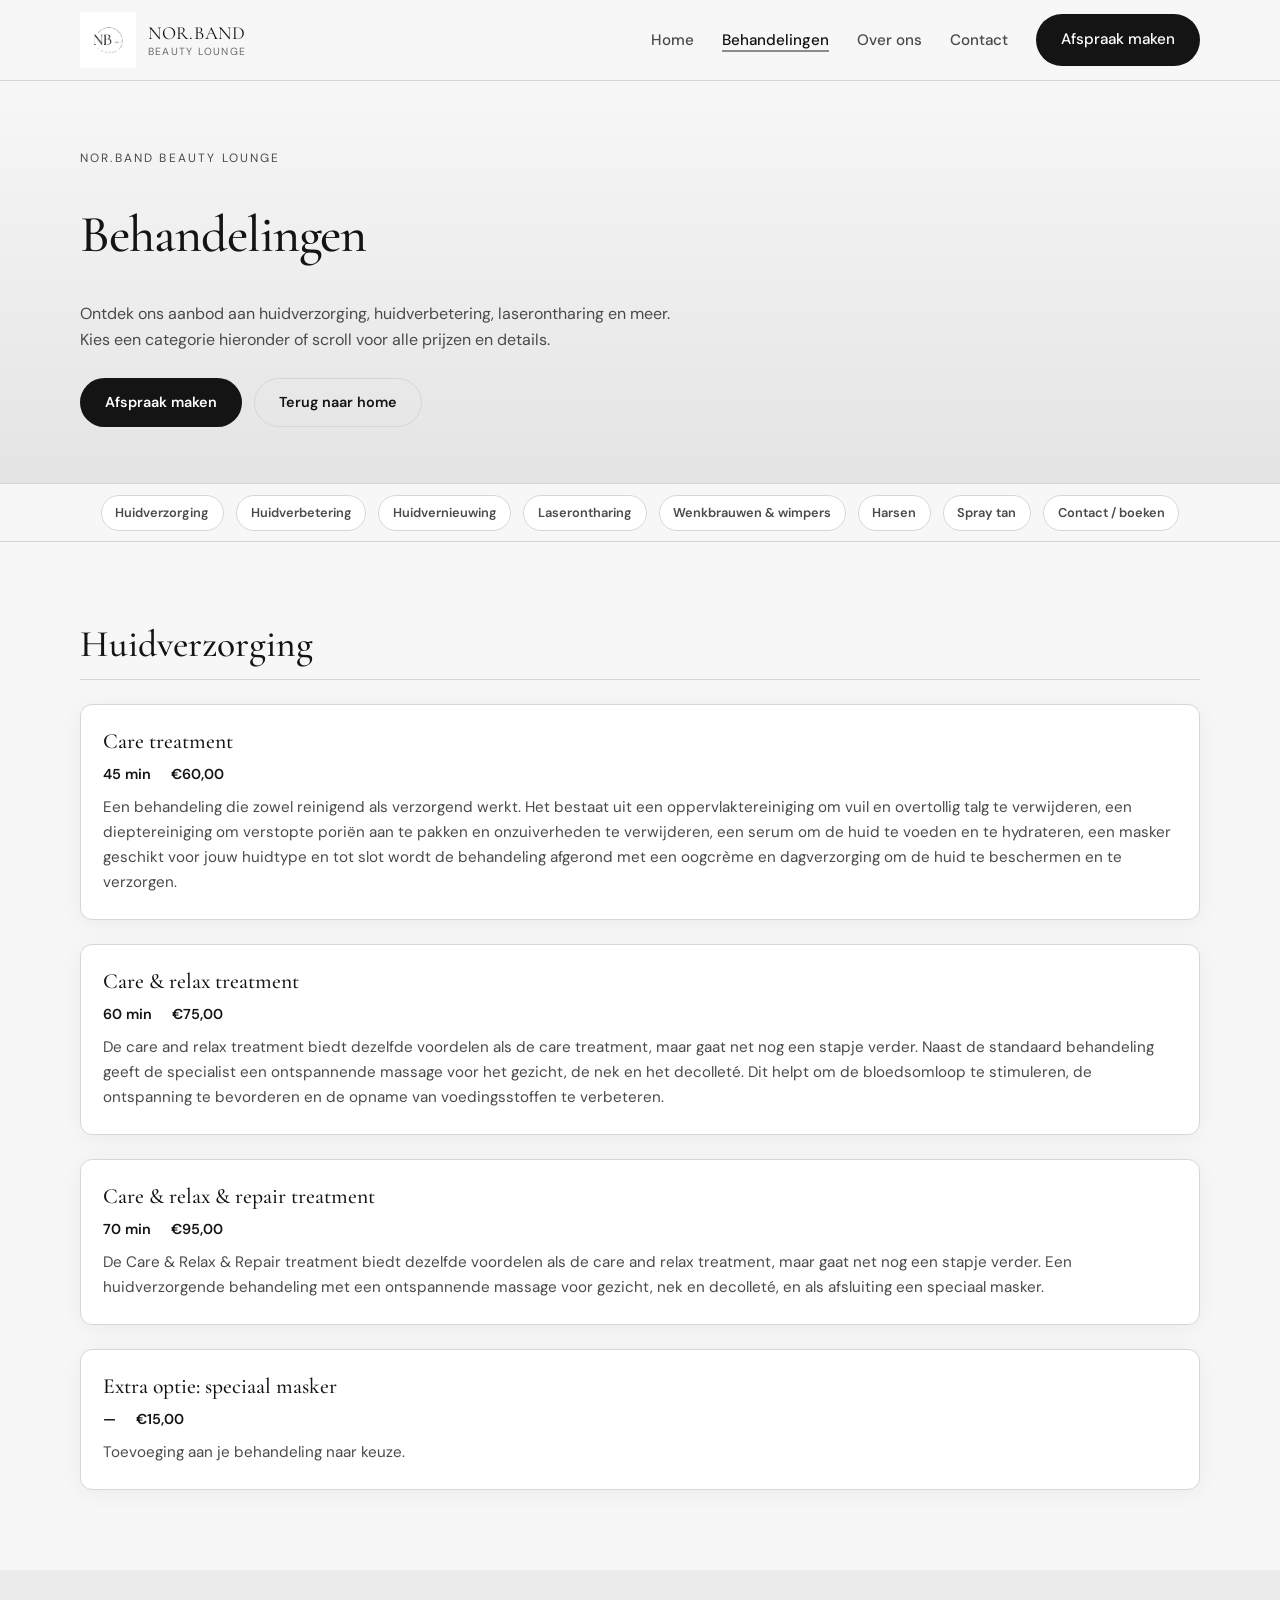
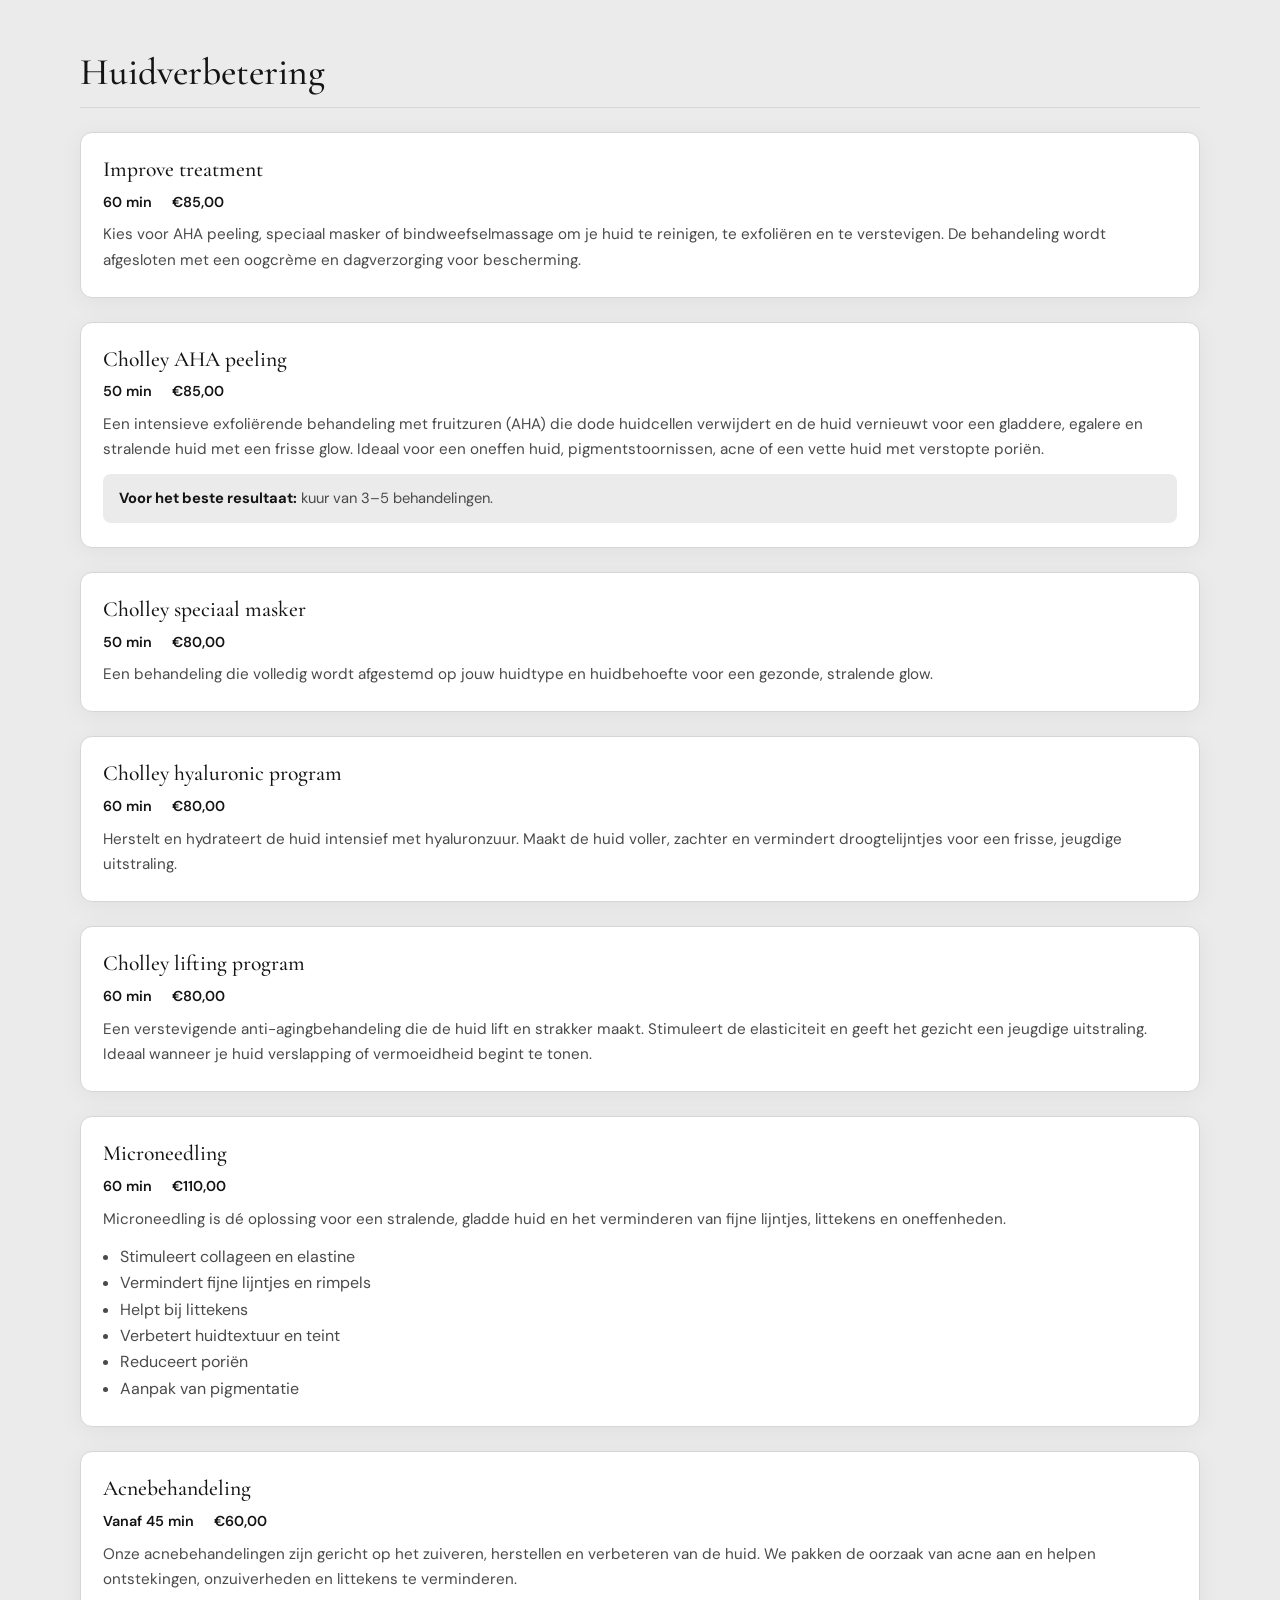
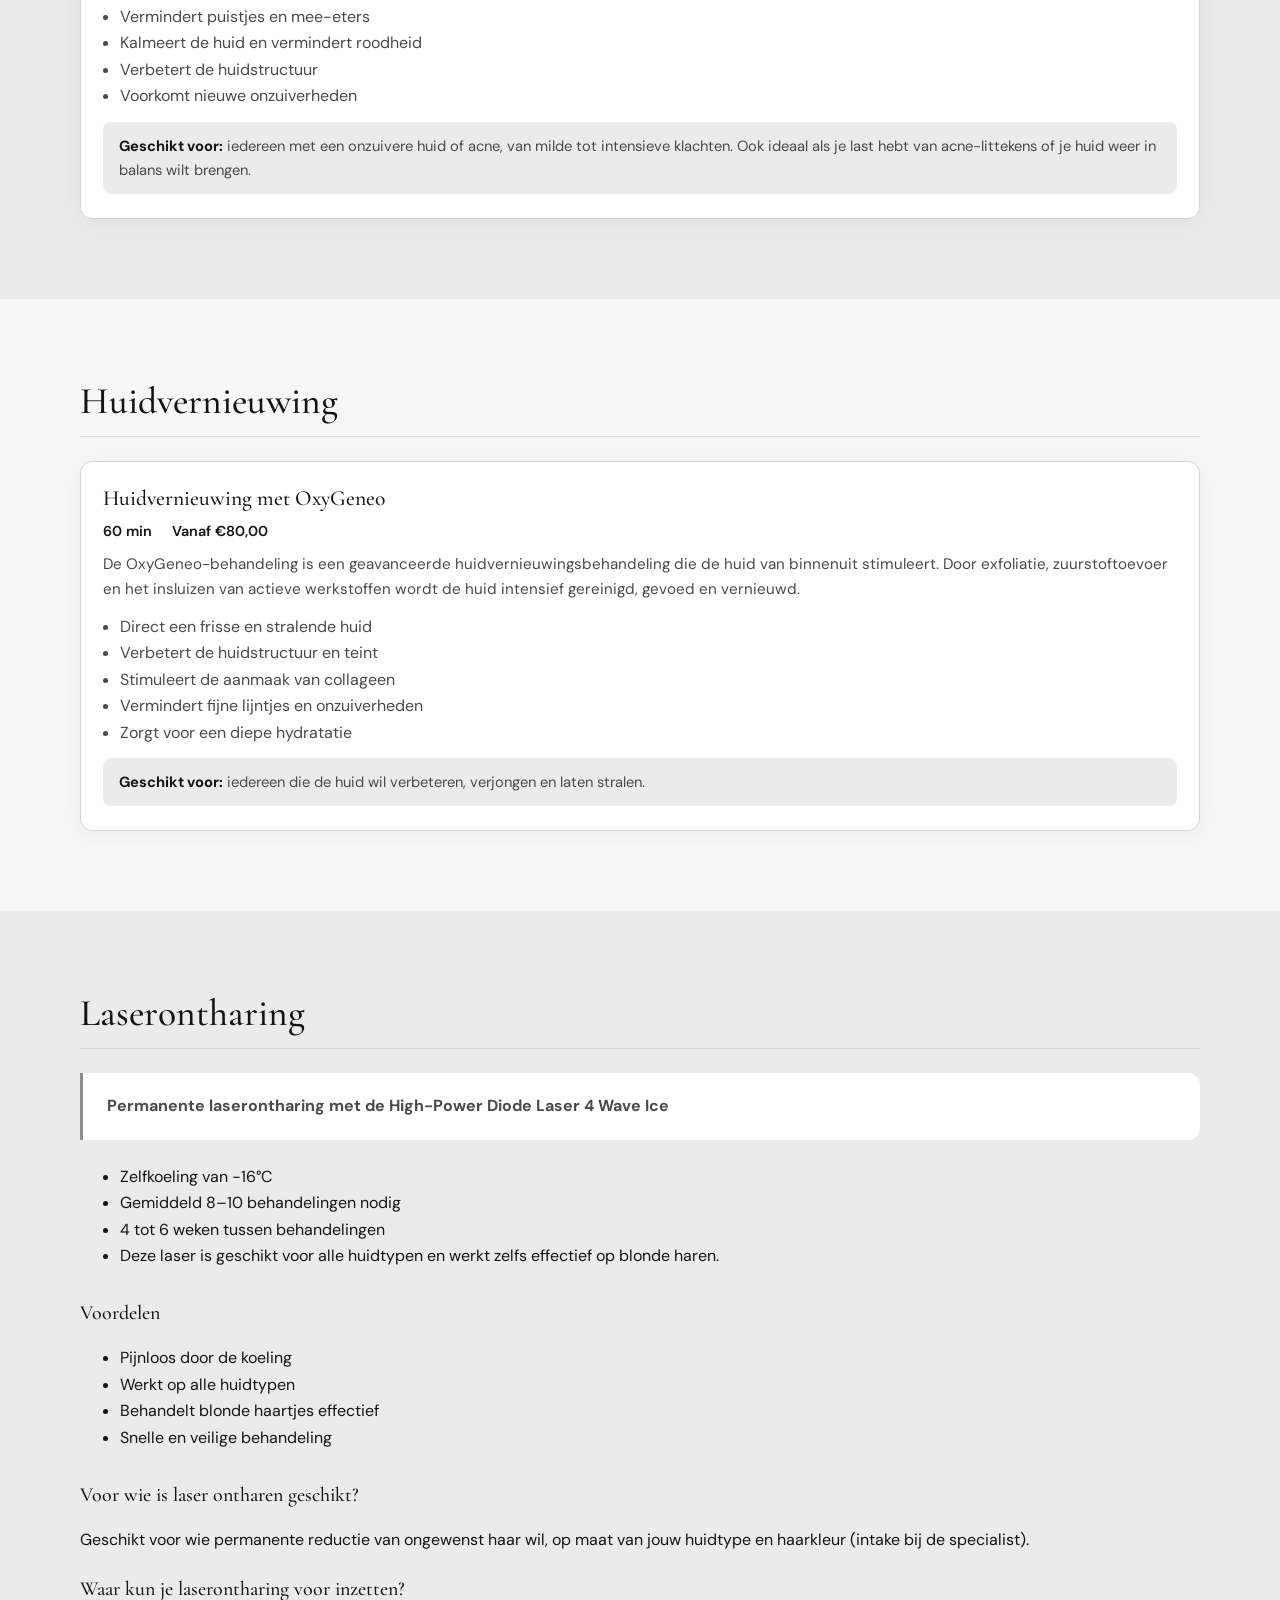
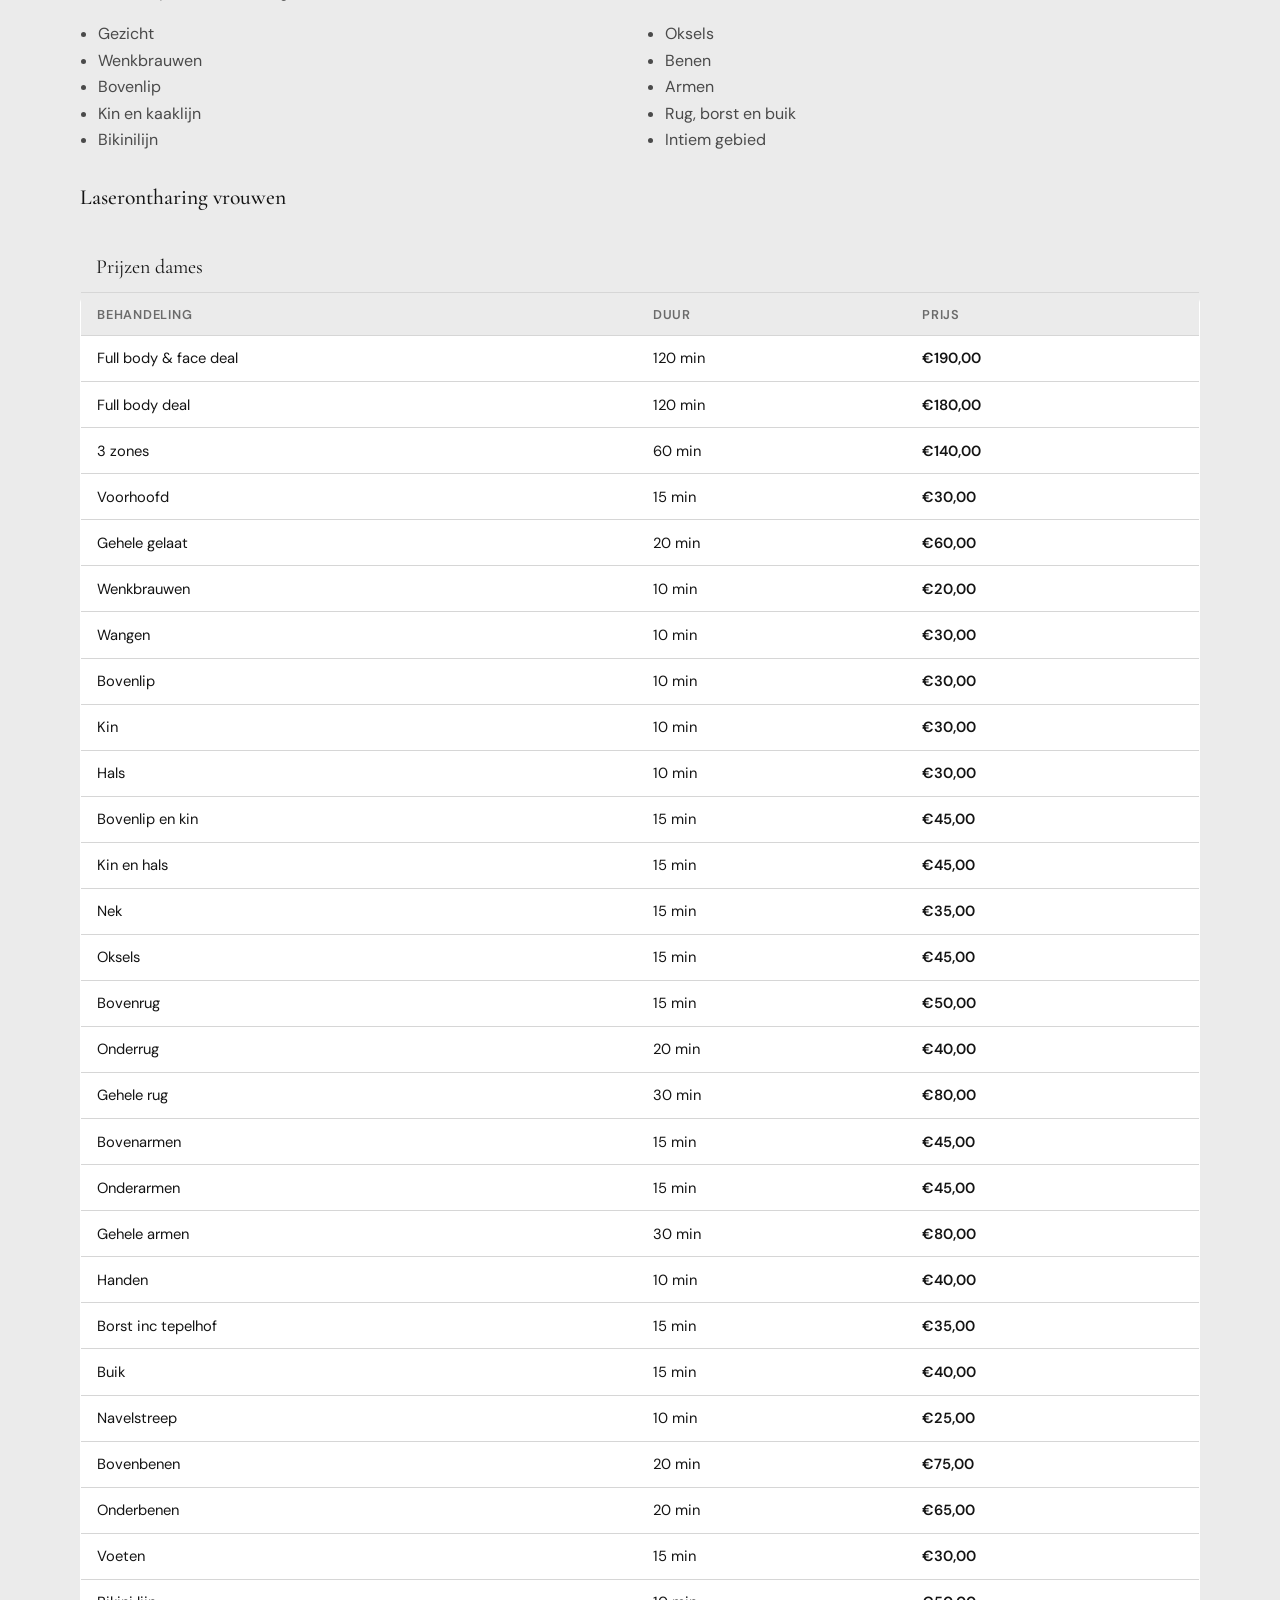
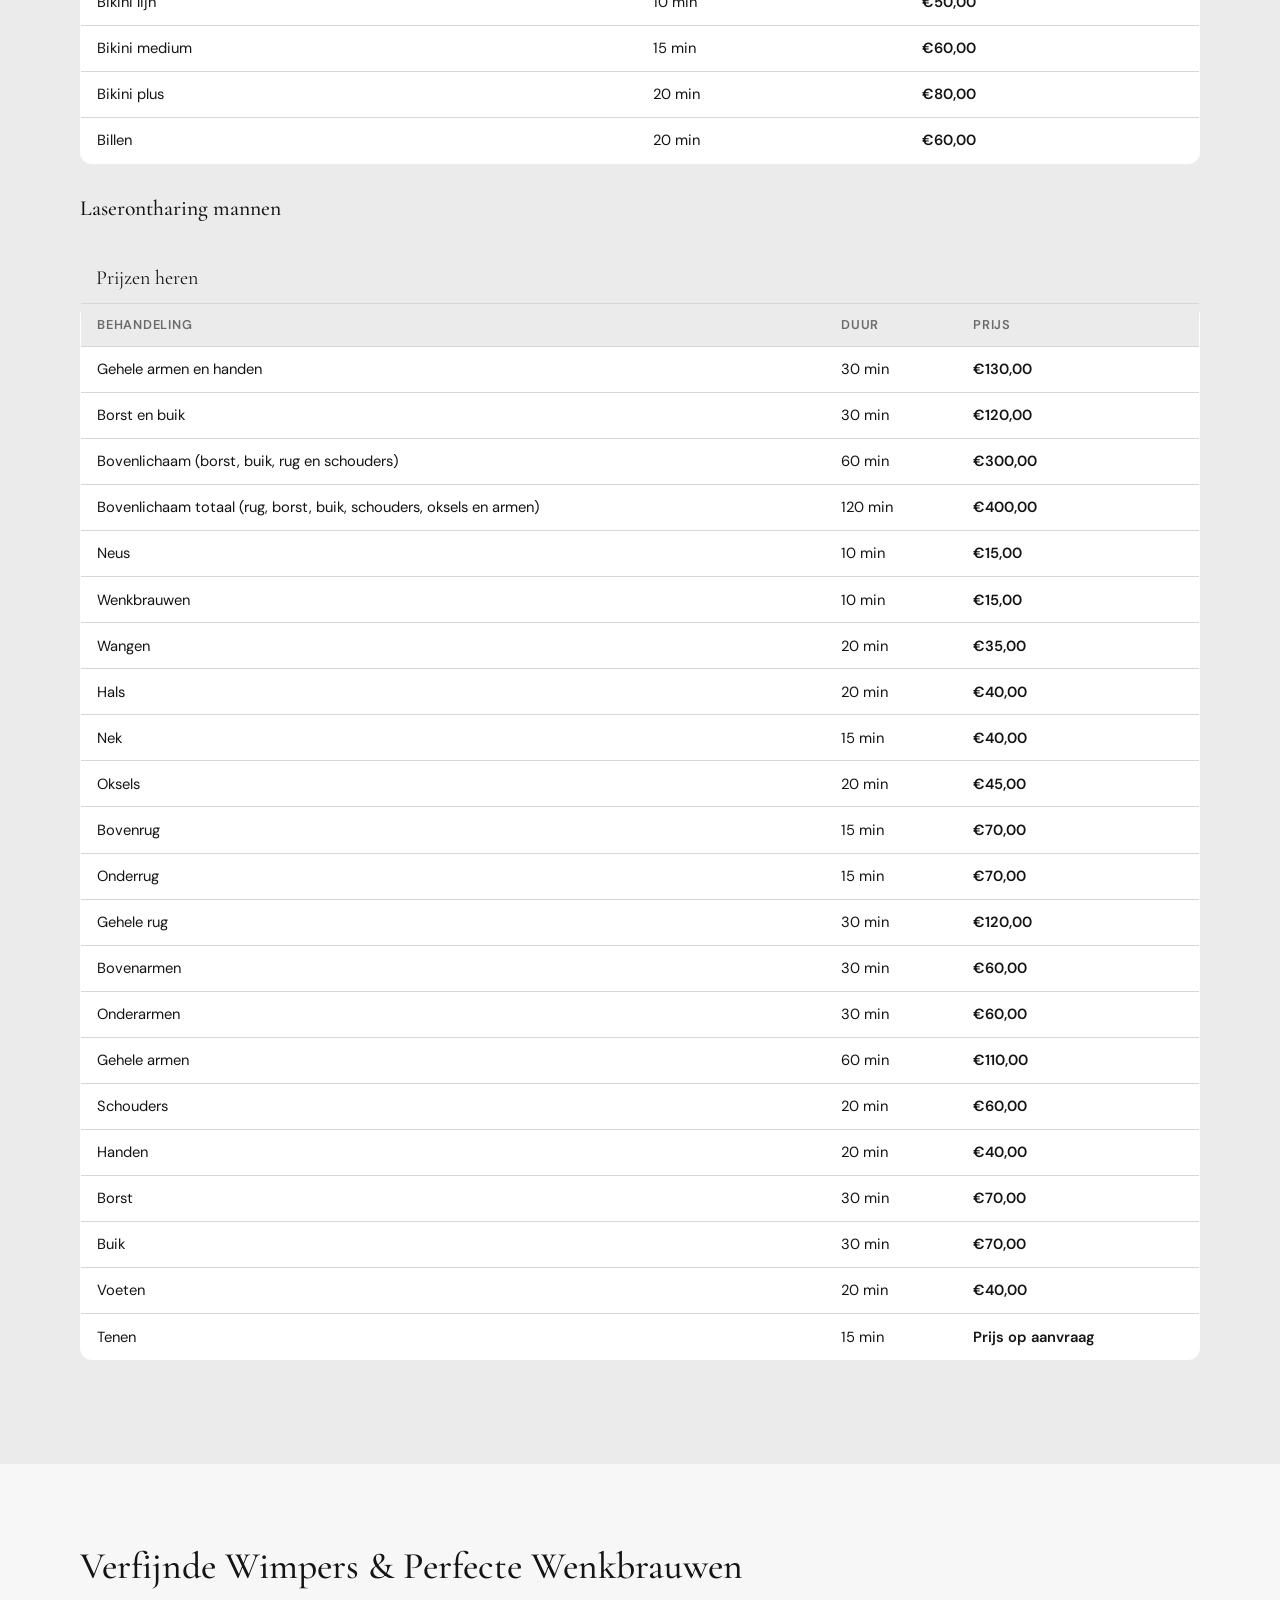
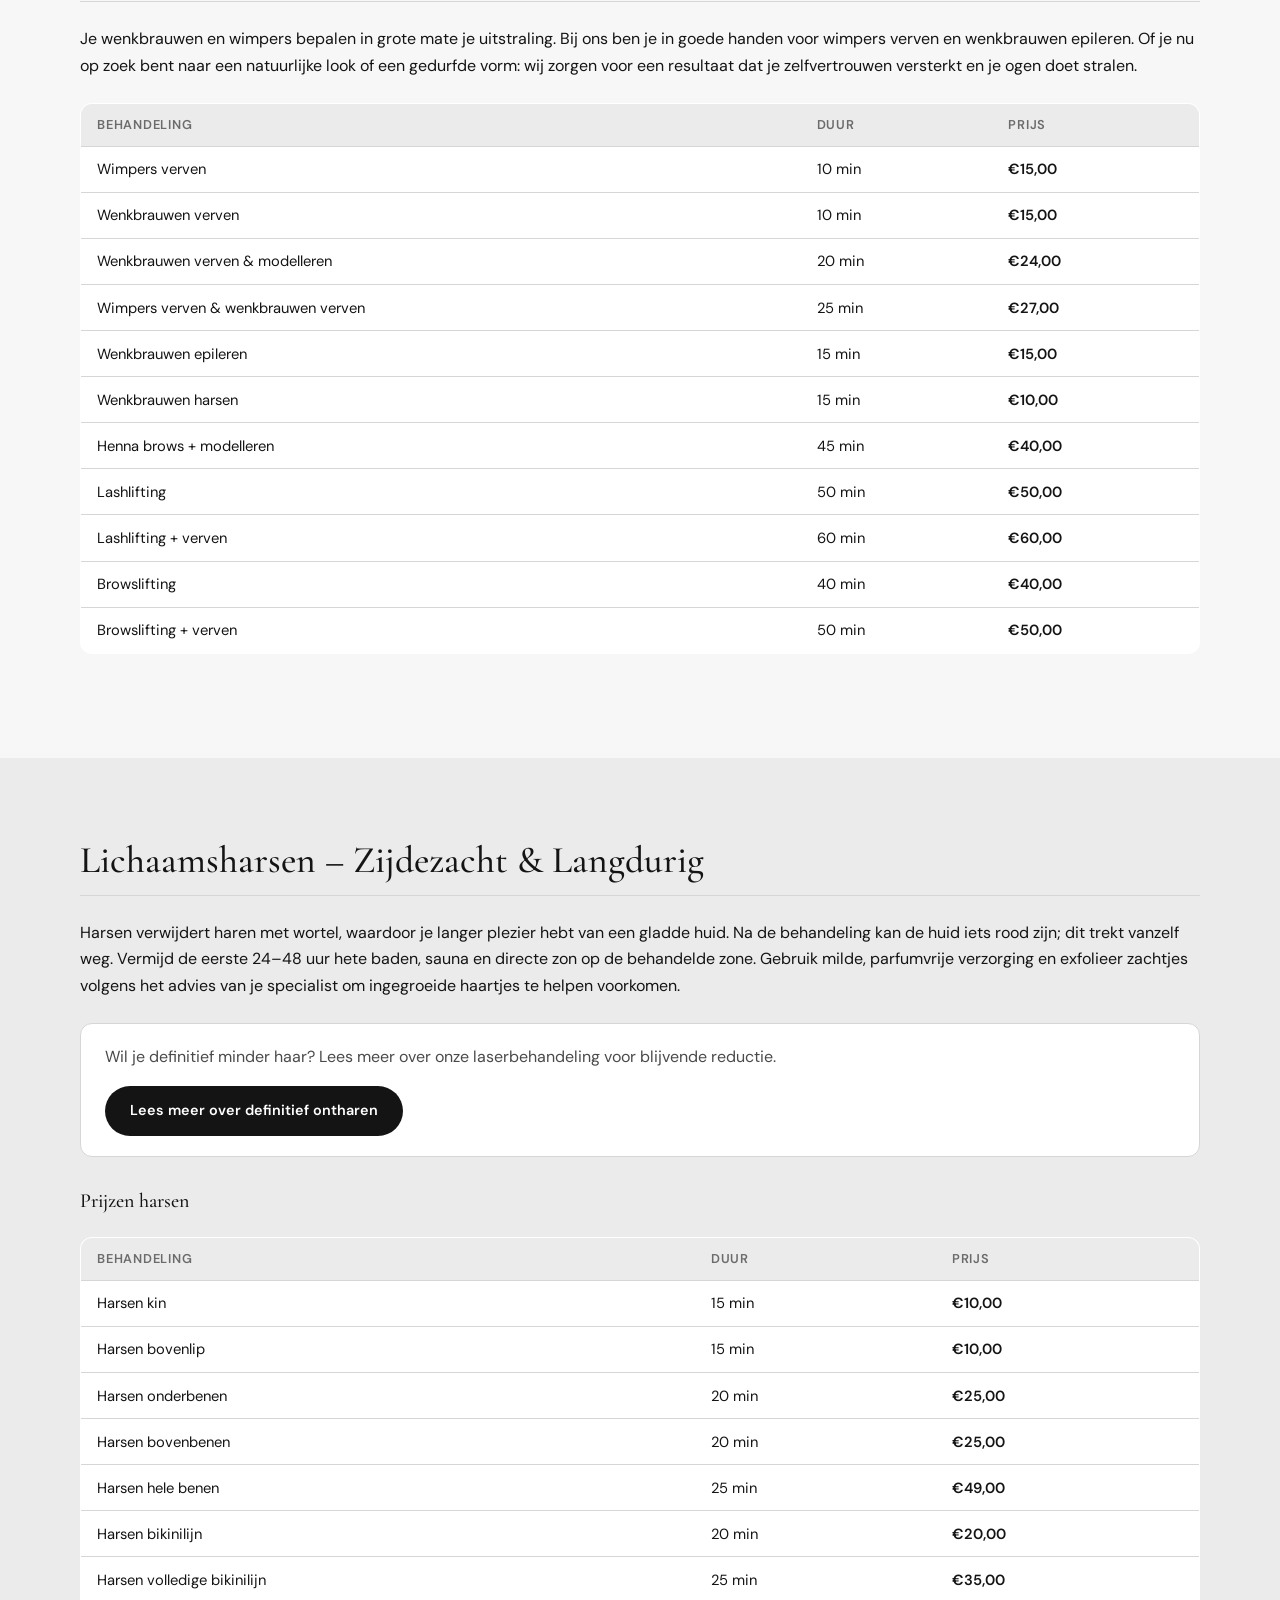
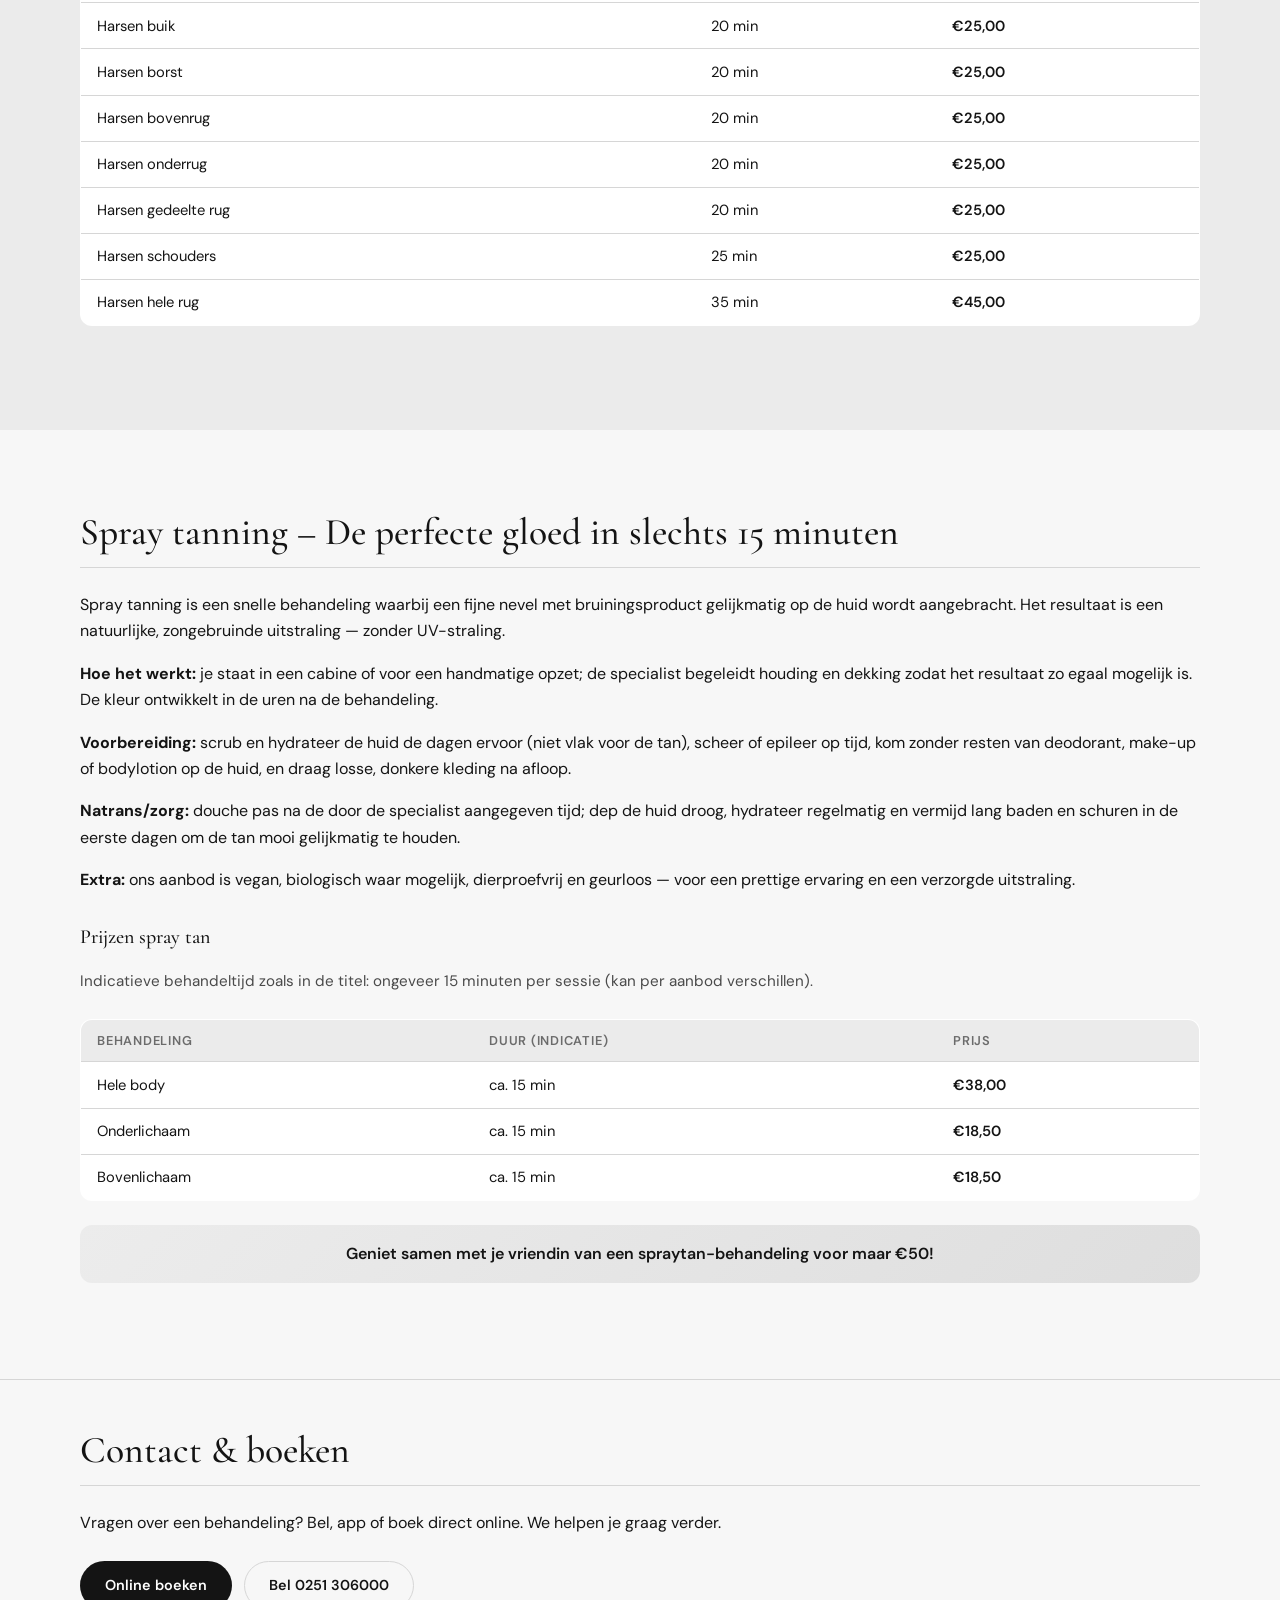
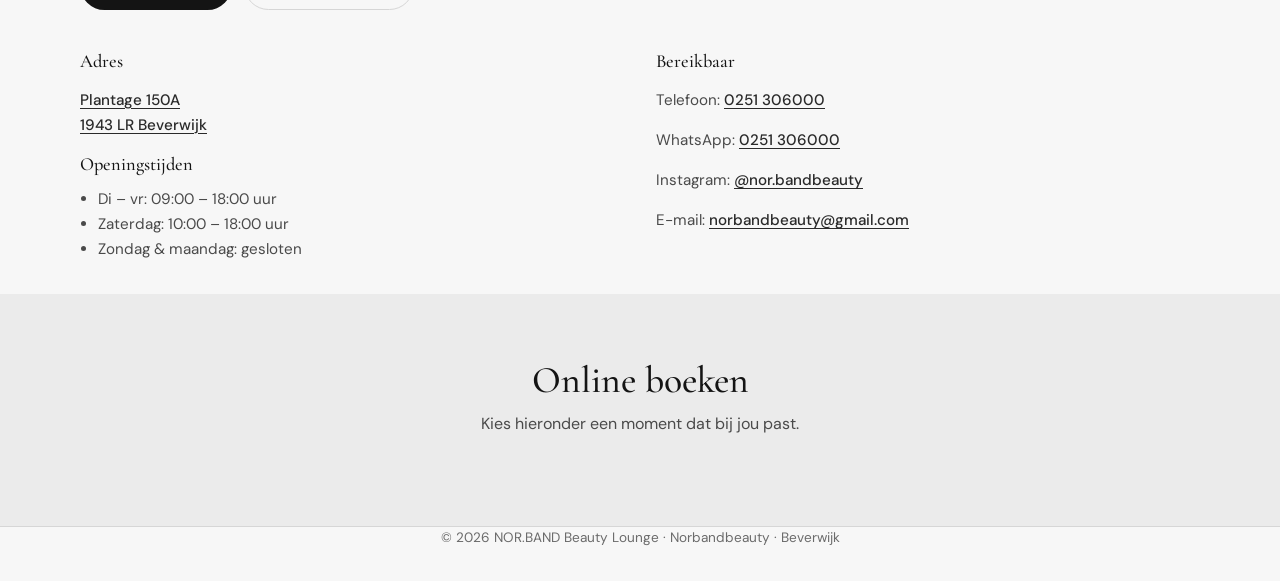
<file: behandelingen.html>
<!DOCTYPE html>
<html lang="nl">
  <head>
    <meta charset="utf-8" />
    <meta name="viewport" content="width=device-width, initial-scale=1" />
    <title>Behandelingen | NOR.BAND Beauty Lounge</title>
    <meta
      name="description"
      content="Behandelingen bij Norbandbeauty: huidverzorging, huidverbetering, laserontharing, wenkbrauwen, harsen en spray tan in Beverwijk."
    />
    <link rel="icon" href="images/logo.png" type="image/png" sizes="any" />
    <link rel="apple-touch-icon" href="images/logo.png" />
    <link rel="preconnect" href="https://fonts.googleapis.com" />
    <link rel="preconnect" href="https://fonts.gstatic.com" crossorigin />
    <link
      href="https://fonts.googleapis.com/css2?family=Cormorant+Garamond:ital,wght@0,500;0,600;1,500&family=DM+Sans:ital,wght@0,400;0,500;0,600;0,700;1,400&display=swap"
      rel="stylesheet"
    />
    <link rel="stylesheet" href="styles.css" />
  </head>
  <body>
    <a class="skip-link" href="#main">Ga naar inhoud</a>

    <header class="site-header">
      <div class="container site-header__inner">
        <a class="brand" href="index.html">
          <img
            class="brand__logo"
            src="images/logo.png"
            width="64"
            height="64"
            alt="NOR.BAND Beauty Lounge"
          />
          <span class="brand__text">
            NOR.BAND
            <small>Beauty Lounge</small>
          </span>
        </a>
        <button
          class="nav-toggle"
          type="button"
          aria-expanded="false"
          aria-controls="site-nav"
          aria-label="Menu openen"
        >
          <span class="nav-toggle__bar" aria-hidden="true"></span>
        </button>
        <nav class="site-nav" id="site-nav" aria-label="Hoofdnavigatie">
          <ul>
            <li><a href="index.html">Home</a></li>
            <li><a class="is-active" href="behandelingen.html">Behandelingen</a></li>
            <li><a href="index.html#over">Over ons</a></li>
            <li><a href="#contact-boeken">Contact</a></li>
            <li class="site-header__cta--desktop">
              <a class="btn btn--primary" href="#sz-booking-open">Afspraak maken</a>
            </li>
          </ul>
        </nav>
        <a class="btn btn--primary site-header__cta--mobile" href="#sz-booking-open">Afspraak maken</a>
      </div>
    </header>

    <main id="main">
      <header class="page-hero">
        <div class="container">
          <p class="eyebrow">NOR.BAND Beauty Lounge</p>
          <h1>Behandelingen</h1>
          <p>
            Ontdek ons aanbod aan huidverzorging, huidverbetering, laserontharing en meer. Kies een
            categorie hieronder of scroll voor alle prijzen en details.
          </p>
          <div class="btn-row">
            <a class="btn btn--primary" href="#sz-booking-open">Afspraak maken</a>
            <a class="btn btn--ghost" href="index.html">Terug naar home</a>
          </div>
        </div>
      </header>

      <div class="anchor-nav-wrap">
        <nav class="anchor-nav container" aria-label="Snel naar sectie">
          <a href="#huidverzorging">Huidverzorging</a>
          <a href="#huidverbetering">Huidverbetering</a>
          <a href="#huidvernieuwing">Huidvernieuwing</a>
          <a href="#laserontharing">Laserontharing</a>
          <a href="#wenkbrauwen-wimpers">Wenkbrauwen &amp; wimpers</a>
          <a href="#harsen">Harsen</a>
          <a href="#spray-tan">Spray tan</a>
          <a href="#contact-boeken">Contact / boeken</a>
        </nav>
      </div>

      <!-- Huidverzorging -->
      <section id="huidverzorging" class="section treatment-section">
        <div class="container">
          <h2>Huidverzorging</h2>

          <article class="card treatment-card">
            <h3>Care treatment</h3>
            <div class="treatment-card__meta">
              <span>45 min</span>
              <span>€60,00</span>
            </div>
            <p>
              Een behandeling die zowel reinigend als verzorgend werkt. Het bestaat uit een
              oppervlaktereiniging om vuil en overtollig talg te verwijderen, een dieptereiniging om
              verstopte poriën aan te pakken en onzuiverheden te verwijderen, een serum om de huid te
              voeden en te hydrateren, een masker geschikt voor jouw huidtype en tot slot wordt de
              behandeling afgerond met een oogcrème en dagverzorging om de huid te beschermen en te
              verzorgen.
            </p>
          </article>

          <article class="card treatment-card">
            <h3>Care &amp; relax treatment</h3>
            <div class="treatment-card__meta">
              <span>60 min</span>
              <span>€75,00</span>
            </div>
            <p>
              De care and relax treatment biedt dezelfde voordelen als de care treatment, maar gaat net
              nog een stapje verder. Naast de standaard behandeling geeft de specialist een
              ontspannende massage voor het gezicht, de nek en het decolleté. Dit helpt om de
              bloedsomloop te stimuleren, de ontspanning te bevorderen en de opname van voedingsstoffen
              te verbeteren.
            </p>
          </article>

          <article class="card treatment-card">
            <h3>Care &amp; relax &amp; repair treatment</h3>
            <div class="treatment-card__meta">
              <span>70 min</span>
              <span>€95,00</span>
            </div>
            <p>
              De Care &amp; Relax &amp; Repair treatment biedt dezelfde voordelen als de care and relax
              treatment, maar gaat net nog een stapje verder. Een huidverzorgende behandeling met een
              ontspannende massage voor gezicht, nek en decolleté, en als afsluiting een speciaal
              masker.
            </p>
          </article>

          <article class="card treatment-card">
            <h3>Extra optie: speciaal masker</h3>
            <div class="treatment-card__meta">
              <span>—</span>
              <span>€15,00</span>
            </div>
            <p>Toevoeging aan je behandeling naar keuze.</p>
          </article>
        </div>
      </section>

      <!-- Huidverbetering -->
      <section id="huidverbetering" class="section section--alt treatment-section">
        <div class="container">
          <h2>Huidverbetering</h2>

          <article class="card treatment-card">
            <h3>Improve treatment</h3>
            <div class="treatment-card__meta">
              <span>60 min</span>
              <span>€85,00</span>
            </div>
            <p>
              Kies voor AHA peeling, speciaal masker of bindweefselmassage om je huid te reinigen, te
              exfoliëren en te verstevigen. De behandeling wordt afgesloten met een oogcrème en
              dagverzorging voor bescherming.
            </p>
          </article>

          <article class="card treatment-card">
            <h3>Cholley AHA peeling</h3>
            <div class="treatment-card__meta">
              <span>50 min</span>
              <span>€85,00</span>
            </div>
            <p>
              Een intensieve exfoliërende behandeling met fruitzuren (AHA) die dode huidcellen
              verwijdert en de huid vernieuwt voor een gladdere, egalere en stralende huid met een
              frisse glow. Ideaal voor een oneffen huid, pigmentstoornissen, acne of een vette huid met
              verstopte poriën.
            </p>
            <p class="geschikt"><strong>Voor het beste resultaat:</strong> kuur van 3–5 behandelingen.</p>
          </article>

          <article class="card treatment-card">
            <h3>Cholley speciaal masker</h3>
            <div class="treatment-card__meta">
              <span>50 min</span>
              <span>€80,00</span>
            </div>
            <p>
              Een behandeling die volledig wordt afgestemd op jouw huidtype en huidbehoefte voor een
              gezonde, stralende glow.
            </p>
          </article>

          <article class="card treatment-card">
            <h3>Cholley hyaluronic program</h3>
            <div class="treatment-card__meta">
              <span>60 min</span>
              <span>€80,00</span>
            </div>
            <p>
              Herstelt en hydrateert de huid intensief met hyaluronzuur. Maakt de huid voller, zachter
              en vermindert droogtelijntjes voor een frisse, jeugdige uitstraling.
            </p>
          </article>

          <article class="card treatment-card">
            <h3>Cholley lifting program</h3>
            <div class="treatment-card__meta">
              <span>60 min</span>
              <span>€80,00</span>
            </div>
            <p>
              Een verstevigende anti-agingbehandeling die de huid lift en strakker maakt. Stimuleert de
              elasticiteit en geeft het gezicht een jeugdige uitstraling. Ideaal wanneer je huid
              verslapping of vermoeidheid begint te tonen.
            </p>
          </article>

          <article class="card treatment-card">
            <h3>Microneedling</h3>
            <div class="treatment-card__meta">
              <span>60 min</span>
              <span>€110,00</span>
            </div>
            <p>
              Microneedling is dé oplossing voor een stralende, gladde huid en het verminderen van
              fijne lijntjes, littekens en oneffenheden.
            </p>
            <ul>
              <li>Stimuleert collageen en elastine</li>
              <li>Vermindert fijne lijntjes en rimpels</li>
              <li>Helpt bij littekens</li>
              <li>Verbetert huidtextuur en teint</li>
              <li>Reduceert poriën</li>
              <li>Aanpak van pigmentatie</li>
            </ul>
          </article>

          <article class="card treatment-card">
            <h3>Acnebehandeling</h3>
            <div class="treatment-card__meta">
              <span>Vanaf 45 min</span>
              <span>€60,00</span>
            </div>
            <p>
              Onze acnebehandelingen zijn gericht op het zuiveren, herstellen en verbeteren van de huid.
              We pakken de oorzaak van acne aan en helpen ontstekingen, onzuiverheden en littekens te
              verminderen.
            </p>
            <ul>
              <li>Vermindert puistjes en mee-eters</li>
              <li>Kalmeert de huid en vermindert roodheid</li>
              <li>Verbetert de huidstructuur</li>
              <li>Voorkomt nieuwe onzuiverheden</li>
            </ul>
            <p class="geschikt">
              <strong>Geschikt voor:</strong> iedereen met een onzuivere huid of acne, van milde tot
              intensieve klachten. Ook ideaal als je last hebt van acne-littekens of je huid weer in
              balans wilt brengen.
            </p>
          </article>
        </div>
      </section>

      <!-- Huidvernieuwing -->
      <section id="huidvernieuwing" class="section treatment-section">
        <div class="container">
          <h2>Huidvernieuwing</h2>

          <article class="card treatment-card">
            <h3>Huidvernieuwing met OxyGeneo</h3>
            <div class="treatment-card__meta">
              <span>60 min</span>
              <span>Vanaf €80,00</span>
            </div>
            <p>
              De OxyGeneo-behandeling is een geavanceerde huidvernieuwingsbehandeling die de huid van
              binnenuit stimuleert. Door exfoliatie, zuurstoftoevoer en het insluizen van actieve
              werkstoffen wordt de huid intensief gereinigd, gevoed en vernieuwd.
            </p>
            <ul>
              <li>Direct een frisse en stralende huid</li>
              <li>Verbetert de huidstructuur en teint</li>
              <li>Stimuleert de aanmaak van collageen</li>
              <li>Vermindert fijne lijntjes en onzuiverheden</li>
              <li>Zorgt voor een diepe hydratatie</li>
            </ul>
            <p class="geschikt">
              <strong>Geschikt voor:</strong> iedereen die de huid wil verbeteren, verjongen en laten
              stralen.
            </p>
          </article>
        </div>
      </section>

      <!-- Laserontharing -->
      <section id="laserontharing" class="section section--alt treatment-section">
        <div class="container">
          <h2>Laserontharing</h2>

          <div class="intro-block">
            <p>
              <strong>Permanente laserontharing met de High-Power Diode Laser 4 Wave Ice</strong>
            </p>
          </div>

          <ul>
            <li>Zelfkoeling van −16°C</li>
            <li>Gemiddeld 8–10 behandelingen nodig</li>
            <li>4 tot 6 weken tussen behandelingen</li>
            <li>
              Deze laser is geschikt voor alle huidtypen en werkt zelfs effectief op blonde haren.
            </li>
          </ul>

          <h3 style="margin-top: 2rem; font-size: 1.25rem">Voordelen</h3>
          <ul>
            <li>Pijnloos door de koeling</li>
            <li>Werkt op alle huidtypen</li>
            <li>Behandelt blonde haartjes effectief</li>
            <li>Snelle en veilige behandeling</li>
          </ul>

          <h3 style="margin-top: 2rem; font-size: 1.25rem">Voor wie is laser ontharen geschikt?</h3>
          <p>
            Geschikt voor wie permanente reductie van ongewenst haar wil, op maat van jouw huidtype en
            haarkleur (intake bij de specialist).
          </p>

          <h3 style="margin-top: 1.5rem; font-size: 1.25rem">Waar kun je laserontharing voor inzetten?</h3>
          <ul class="region-list">
            <li>Gezicht</li>
            <li>Wenkbrauwen</li>
            <li>Bovenlip</li>
            <li>Kin en kaaklijn</li>
            <li>Bikinilijn</li>
            <li>Oksels</li>
            <li>Benen</li>
            <li>Armen</li>
            <li>Rug, borst en buik</li>
            <li>Intiem gebied</li>
          </ul>

          <h3 style="margin-top: 2rem; font-size: 1.35rem; font-family: var(--font-display)">
            Laserontharing vrouwen
          </h3>
          <div class="price-table-wrap">
            <table class="price-table">
              <caption>
                Prijzen dames
              </caption>
              <thead>
                <tr>
                  <th>Behandeling</th>
                  <th>Duur</th>
                  <th>Prijs</th>
                </tr>
              </thead>
              <tbody>
                <tr>
                  <td>Full body &amp; face deal</td>
                  <td>120 min</td>
                  <td>€190,00</td>
                </tr>
                <tr>
                  <td>Full body deal</td>
                  <td>120 min</td>
                  <td>€180,00</td>
                </tr>
                <tr>
                  <td>3 zones</td>
                  <td>60 min</td>
                  <td>€140,00</td>
                </tr>
                <tr>
                  <td>Voorhoofd</td>
                  <td>15 min</td>
                  <td>€30,00</td>
                </tr>
                <tr>
                  <td>Gehele gelaat</td>
                  <td>20 min</td>
                  <td>€60,00</td>
                </tr>
                <tr>
                  <td>Wenkbrauwen</td>
                  <td>10 min</td>
                  <td>€20,00</td>
                </tr>
                <tr>
                  <td>Wangen</td>
                  <td>10 min</td>
                  <td>€30,00</td>
                </tr>
                <tr>
                  <td>Bovenlip</td>
                  <td>10 min</td>
                  <td>€30,00</td>
                </tr>
                <tr>
                  <td>Kin</td>
                  <td>10 min</td>
                  <td>€30,00</td>
                </tr>
                <tr>
                  <td>Hals</td>
                  <td>10 min</td>
                  <td>€30,00</td>
                </tr>
                <tr>
                  <td>Bovenlip en kin</td>
                  <td>15 min</td>
                  <td>€45,00</td>
                </tr>
                <tr>
                  <td>Kin en hals</td>
                  <td>15 min</td>
                  <td>€45,00</td>
                </tr>
                <tr>
                  <td>Nek</td>
                  <td>15 min</td>
                  <td>€35,00</td>
                </tr>
                <tr>
                  <td>Oksels</td>
                  <td>15 min</td>
                  <td>€45,00</td>
                </tr>
                <tr>
                  <td>Bovenrug</td>
                  <td>15 min</td>
                  <td>€50,00</td>
                </tr>
                <tr>
                  <td>Onderrug</td>
                  <td>20 min</td>
                  <td>€40,00</td>
                </tr>
                <tr>
                  <td>Gehele rug</td>
                  <td>30 min</td>
                  <td>€80,00</td>
                </tr>
                <tr>
                  <td>Bovenarmen</td>
                  <td>15 min</td>
                  <td>€45,00</td>
                </tr>
                <tr>
                  <td>Onderarmen</td>
                  <td>15 min</td>
                  <td>€45,00</td>
                </tr>
                <tr>
                  <td>Gehele armen</td>
                  <td>30 min</td>
                  <td>€80,00</td>
                </tr>
                <tr>
                  <td>Handen</td>
                  <td>10 min</td>
                  <td>€40,00</td>
                </tr>
                <tr>
                  <td>Borst inc tepelhof</td>
                  <td>15 min</td>
                  <td>€35,00</td>
                </tr>
                <tr>
                  <td>Buik</td>
                  <td>15 min</td>
                  <td>€40,00</td>
                </tr>
                <tr>
                  <td>Navelstreep</td>
                  <td>10 min</td>
                  <td>€25,00</td>
                </tr>
                <tr>
                  <td>Bovenbenen</td>
                  <td>20 min</td>
                  <td>€75,00</td>
                </tr>
                <tr>
                  <td>Onderbenen</td>
                  <td>20 min</td>
                  <td>€65,00</td>
                </tr>
                <tr>
                  <td>Voeten</td>
                  <td>15 min</td>
                  <td>€30,00</td>
                </tr>
                <tr>
                  <td>Bikini lijn</td>
                  <td>10 min</td>
                  <td>€50,00</td>
                </tr>
                <tr>
                  <td>Bikini medium</td>
                  <td>15 min</td>
                  <td>€60,00</td>
                </tr>
                <tr>
                  <td>Bikini plus</td>
                  <td>20 min</td>
                  <td>€80,00</td>
                </tr>
                <tr>
                  <td>Billen</td>
                  <td>20 min</td>
                  <td>€60,00</td>
                </tr>
              </tbody>
            </table>
          </div>

          <h3 style="margin-top: 2rem; font-size: 1.35rem; font-family: var(--font-display)">
            Laserontharing mannen
          </h3>
          <div class="price-table-wrap">
            <table class="price-table">
              <caption>
                Prijzen heren
              </caption>
              <thead>
                <tr>
                  <th>Behandeling</th>
                  <th>Duur</th>
                  <th>Prijs</th>
                </tr>
              </thead>
              <tbody>
                <tr>
                  <td>Gehele armen en handen</td>
                  <td>30 min</td>
                  <td>€130,00</td>
                </tr>
                <tr>
                  <td>Borst en buik</td>
                  <td>30 min</td>
                  <td>€120,00</td>
                </tr>
                <tr>
                  <td>Bovenlichaam (borst, buik, rug en schouders)</td>
                  <td>60 min</td>
                  <td>€300,00</td>
                </tr>
                <tr>
                  <td>Bovenlichaam totaal (rug, borst, buik, schouders, oksels en armen)</td>
                  <td>120 min</td>
                  <td>€400,00</td>
                </tr>
                <tr>
                  <td>Neus</td>
                  <td>10 min</td>
                  <td>€15,00</td>
                </tr>
                <tr>
                  <td>Wenkbrauwen</td>
                  <td>10 min</td>
                  <td>€15,00</td>
                </tr>
                <tr>
                  <td>Wangen</td>
                  <td>20 min</td>
                  <td>€35,00</td>
                </tr>
                <tr>
                  <td>Hals</td>
                  <td>20 min</td>
                  <td>€40,00</td>
                </tr>
                <tr>
                  <td>Nek</td>
                  <td>15 min</td>
                  <td>€40,00</td>
                </tr>
                <tr>
                  <td>Oksels</td>
                  <td>20 min</td>
                  <td>€45,00</td>
                </tr>
                <tr>
                  <td>Bovenrug</td>
                  <td>15 min</td>
                  <td>€70,00</td>
                </tr>
                <tr>
                  <td>Onderrug</td>
                  <td>15 min</td>
                  <td>€70,00</td>
                </tr>
                <tr>
                  <td>Gehele rug</td>
                  <td>30 min</td>
                  <td>€120,00</td>
                </tr>
                <tr>
                  <td>Bovenarmen</td>
                  <td>30 min</td>
                  <td>€60,00</td>
                </tr>
                <tr>
                  <td>Onderarmen</td>
                  <td>30 min</td>
                  <td>€60,00</td>
                </tr>
                <tr>
                  <td>Gehele armen</td>
                  <td>60 min</td>
                  <td>€110,00</td>
                </tr>
                <tr>
                  <td>Schouders</td>
                  <td>20 min</td>
                  <td>€60,00</td>
                </tr>
                <tr>
                  <td>Handen</td>
                  <td>20 min</td>
                  <td>€40,00</td>
                </tr>
                <tr>
                  <td>Borst</td>
                  <td>30 min</td>
                  <td>€70,00</td>
                </tr>
                <tr>
                  <td>Buik</td>
                  <td>30 min</td>
                  <td>€70,00</td>
                </tr>
                <tr>
                  <td>Voeten</td>
                  <td>20 min</td>
                  <td>€40,00</td>
                </tr>
                <tr>
                  <td>Tenen</td>
                  <td>15 min</td>
                  <td>Prijs op aanvraag</td>
                </tr>
              </tbody>
            </table>
          </div>
        </div>
      </section>

      <!-- Wenkbrauwen -->
      <section id="wenkbrauwen-wimpers" class="section treatment-section">
        <div class="container">
          <h2>Verfijnde Wimpers &amp; Perfecte Wenkbrauwen</h2>
          <p>
            Je wenkbrauwen en wimpers bepalen in grote mate je uitstraling. Bij ons ben je in goede
            handen voor wimpers verven en wenkbrauwen epileren. Of je nu op zoek bent naar een
            natuurlijke look of een gedurfde vorm: wij zorgen voor een resultaat dat je zelfvertrouwen
            versterkt en je ogen doet stralen.
          </p>

          <div class="price-table-wrap">
            <table class="price-table">
              <thead>
                <tr>
                  <th>Behandeling</th>
                  <th>Duur</th>
                  <th>Prijs</th>
                </tr>
              </thead>
              <tbody>
                <tr>
                  <td>Wimpers verven</td>
                  <td>10 min</td>
                  <td>€15,00</td>
                </tr>
                <tr>
                  <td>Wenkbrauwen verven</td>
                  <td>10 min</td>
                  <td>€15,00</td>
                </tr>
                <tr>
                  <td>Wenkbrauwen verven &amp; modelleren</td>
                  <td>20 min</td>
                  <td>€24,00</td>
                </tr>
                <tr>
                  <td>Wimpers verven &amp; wenkbrauwen verven</td>
                  <td>25 min</td>
                  <td>€27,00</td>
                </tr>
                <tr>
                  <td>Wenkbrauwen epileren</td>
                  <td>15 min</td>
                  <td>€15,00</td>
                </tr>
                <tr>
                  <td>Wenkbrauwen harsen</td>
                  <td>15 min</td>
                  <td>€10,00</td>
                </tr>
                <tr>
                  <td>Henna brows + modelleren</td>
                  <td>45 min</td>
                  <td>€40,00</td>
                </tr>
                <tr>
                  <td>Lashlifting</td>
                  <td>50 min</td>
                  <td>€50,00</td>
                </tr>
                <tr>
                  <td>Lashlifting + verven</td>
                  <td>60 min</td>
                  <td>€60,00</td>
                </tr>
                <tr>
                  <td>Browslifting</td>
                  <td>40 min</td>
                  <td>€40,00</td>
                </tr>
                <tr>
                  <td>Browslifting + verven</td>
                  <td>50 min</td>
                  <td>€50,00</td>
                </tr>
              </tbody>
            </table>
          </div>
        </div>
      </section>

      <!-- Harsen -->
      <section id="harsen" class="section section--alt treatment-section">
        <div class="container">
          <h2>Lichaamsharsen – Zijdezacht &amp; Langdurig</h2>
          <p>
            Harsen verwijdert haren met wortel, waardoor je langer plezier hebt van een gladde huid. Na
            de behandeling kan de huid iets rood zijn; dit trekt vanzelf weg. Vermijd de eerste 24–48
            uur hete baden, sauna en directe zon op de behandelde zone. Gebruik milde, parfumvrije
            verzorging en exfolieer zachtjes volgens het advies van je specialist om ingegroeide
            haartjes te helpen voorkomen.
          </p>

          <div class="callout">
            <p>
              Wil je definitief minder haar? Lees meer over onze laserbehandeling voor blijvende
              reductie.
            </p>
            <a class="btn btn--primary" href="#laserontharing">Lees meer over definitief ontharen</a>
          </div>

          <h3 style="margin-top: 2rem; font-size: 1.25rem">Prijzen harsen</h3>
          <div class="price-table-wrap">
            <table class="price-table">
              <thead>
                <tr>
                  <th>Behandeling</th>
                  <th>Duur</th>
                  <th>Prijs</th>
                </tr>
              </thead>
              <tbody>
                <tr>
                  <td>Harsen kin</td>
                  <td>15 min</td>
                  <td>€10,00</td>
                </tr>
                <tr>
                  <td>Harsen bovenlip</td>
                  <td>15 min</td>
                  <td>€10,00</td>
                </tr>
                <tr>
                  <td>Harsen onderbenen</td>
                  <td>20 min</td>
                  <td>€25,00</td>
                </tr>
                <tr>
                  <td>Harsen bovenbenen</td>
                  <td>20 min</td>
                  <td>€25,00</td>
                </tr>
                <tr>
                  <td>Harsen hele benen</td>
                  <td>25 min</td>
                  <td>€49,00</td>
                </tr>
                <tr>
                  <td>Harsen bikinilijn</td>
                  <td>20 min</td>
                  <td>€20,00</td>
                </tr>
                <tr>
                  <td>Harsen volledige bikinilijn</td>
                  <td>25 min</td>
                  <td>€35,00</td>
                </tr>
                <tr>
                  <td>Harsen buik</td>
                  <td>20 min</td>
                  <td>€25,00</td>
                </tr>
                <tr>
                  <td>Harsen borst</td>
                  <td>20 min</td>
                  <td>€25,00</td>
                </tr>
                <tr>
                  <td>Harsen bovenrug</td>
                  <td>20 min</td>
                  <td>€25,00</td>
                </tr>
                <tr>
                  <td>Harsen onderrug</td>
                  <td>20 min</td>
                  <td>€25,00</td>
                </tr>
                <tr>
                  <td>Harsen gedeelte rug</td>
                  <td>20 min</td>
                  <td>€25,00</td>
                </tr>
                <tr>
                  <td>Harsen schouders</td>
                  <td>25 min</td>
                  <td>€25,00</td>
                </tr>
                <tr>
                  <td>Harsen hele rug</td>
                  <td>35 min</td>
                  <td>€45,00</td>
                </tr>
              </tbody>
            </table>
          </div>
        </div>
      </section>

      <!-- Spray tan -->
      <section id="spray-tan" class="section treatment-section">
        <div class="container">
          <h2>Spray tanning – De perfecte gloed in slechts 15 minuten</h2>

          <p>
            Spray tanning is een snelle behandeling waarbij een fijne nevel met bruiningsproduct gelijkmatig
            op de huid wordt aangebracht. Het resultaat is een natuurlijke, zongebruinde uitstraling —
            zonder UV-straling.
          </p>
          <p>
            <strong>Hoe het werkt:</strong> je staat in een cabine of voor een handmatige opzet; de
            specialist begeleidt houding en dekking zodat het resultaat zo egaal mogelijk is. De
            kleur ontwikkelt in de uren na de behandeling.
          </p>
          <p>
            <strong>Voorbereiding:</strong> scrub en hydrateer de huid de dagen ervoor (niet vlak voor
            de tan), scheer of epileer op tijd, kom zonder resten van deodorant, make-up of bodylotion
            op de huid, en draag losse, donkere kleding na afloop.
          </p>
          <p>
            <strong>Natrans/zorg:</strong> douche pas na de door de specialist aangegeven tijd; dep
            de huid droog, hydrateer regelmatig en vermijd lang baden en schuren in de eerste dagen om
            de tan mooi gelijkmatig te houden.
          </p>
          <p>
            <strong>Extra:</strong> ons aanbod is vegan, biologisch waar mogelijk, dierproefvrij en
            geurloos — voor een prettige ervaring en een verzorgde uitstraling.
          </p>

          <h3 style="margin-top: 2rem; font-size: 1.25rem">Prijzen spray tan</h3>
          <p style="font-size: 0.95rem; color: var(--color-muted)">
            Indicatieve behandeltijd zoals in de titel: ongeveer 15 minuten per sessie (kan per
            aanbod verschillen).
          </p>
          <div class="price-table-wrap">
            <table class="price-table">
              <thead>
                <tr>
                  <th>Behandeling</th>
                  <th>Duur (indicatie)</th>
                  <th>Prijs</th>
                </tr>
              </thead>
              <tbody>
                <tr>
                  <td>Hele body</td>
                  <td>ca. 15 min</td>
                  <td>€38,00</td>
                </tr>
                <tr>
                  <td>Onderlichaam</td>
                  <td>ca. 15 min</td>
                  <td>€18,50</td>
                </tr>
                <tr>
                  <td>Bovenlichaam</td>
                  <td>ca. 15 min</td>
                  <td>€18,50</td>
                </tr>
              </tbody>
            </table>
          </div>

          <p class="spray-highlight">
            Geniet samen met je vriendin van een spraytan-behandeling voor maar €50!
          </p>
        </div>
      </section>

      <!-- Contact / boeken -->
      <section id="contact-boeken" class="site-footer treatment-section">
        <div class="container">
          <h2>Contact &amp; boeken</h2>
          <p>
            Vragen over een behandeling? Bel, app of boek direct online. We helpen je graag verder.
          </p>
          <div class="btn-row">
            <a class="btn btn--primary" href="#sz-booking-open">Online boeken</a>
            <a class="btn btn--ghost" href="tel:+31251306000">Bel 0251 306000</a>
          </div>

          <div class="footer-grid" style="margin-top: 2.5rem">
            <div class="footer-block">
              <h3>Adres</h3>
              <p>
                <a
                  href="https://www.google.com/maps/search/?api=1&query=Plantage+150A+1943+LR+Beverwijk"
                  rel="noopener noreferrer"
                >
                  Plantage 150A<br />
                  1943 LR Beverwijk
                </a>
              </p>
              <h3>Openingstijden</h3>
              <ul>
                <li>Di – vr: 09:00 – 18:00 uur</li>
                <li>Zaterdag: 10:00 – 18:00 uur</li>
                <li>Zondag &amp; maandag: gesloten</li>
              </ul>
            </div>
            <div class="footer-block">
              <h3>Bereikbaar</h3>
              <p>
                Telefoon:
                <a href="tel:+31251306000">0251 306000</a>
              </p>
              <p>
                WhatsApp:
                <a href="https://wa.me/31251306000" rel="noopener noreferrer">0251 306000</a>
              </p>
              <p>
                Instagram:
                <a href="https://www.instagram.com/nor.bandbeauty/" rel="noopener noreferrer"
                  >@nor.bandbeauty</a
                >
              </p>
              <p>
                E-mail:
                <a href="mailto:norbandbeauty@gmail.com">norbandbeauty@gmail.com</a>
              </p>
            </div>
          </div>
        </div>
      </section>

      <section id="booking" class="booking-section" aria-labelledby="booking-heading">
        <div class="container booking-section__inner">
          <h2 id="booking-heading">Online boeken</h2>
          <p>Kies hieronder een moment dat bij jou past.</p>
          <div
            class="salonized-booking"
            data-company="E9KZ1DDDucgbJcKUujtXjDxc"
            data-color="#888182"
            data-language="nl"
            data-position="right"
            data-outline="shadow"
          ></div>
          <script src="https://static-widget.salonized.com/loader.js"></script>
        </div>
      </section>
    </main>

    <footer class="site-footer" style="padding-top: 0">
      <div class="container">
        <p style="margin: 0; font-size: 0.85rem; color: var(--color-soft); text-align: center">
          © <span id="y"></span> NOR.BAND Beauty Lounge · Norbandbeauty · Beverwijk
        </p>
      </div>
    </footer>

    <script src="script.js" defer></script>
  </body>
</html>
</file>
<file: styles.css>
/* NOR.BAND Beauty Lounge — shared styles */

:root {
  --color-bg: #f7f7f7;
  --color-bg-alt: #ebebeb;
  --color-surface: #ffffff;
  --color-ink: #141414;
  --color-muted: #4a4a4a;
  --color-soft: #6b6b6b;
  --color-accent: #2a2a2a;
  --color-accent-soft: #8c8c8c;
  --color-line: #d6d6d6;
  --color-rose: #b8b8b8;
  --font-display: "Cormorant Garamond", "Times New Roman", serif;
  --font-body: "DM Sans", system-ui, -apple-system, sans-serif;
  --shadow-soft: 0 12px 40px rgba(0, 0, 0, 0.08);
  --radius: 12px;
  --max: 1120px;
  --header-h: 72px;
}

*,
*::before,
*::after {
  box-sizing: border-box;
}

html {
  scroll-behavior: smooth;
}

body {
  margin: 0;
  font-family: var(--font-body);
  font-size: 1rem;
  line-height: 1.65;
  color: var(--color-ink);
  background: var(--color-bg);
}

body.nav-open {
  overflow: hidden;
}

img {
  max-width: 100%;
  height: auto;
  display: block;
}

a {
  color: var(--color-accent);
  text-decoration-thickness: 1px;
  text-underline-offset: 0.2em;
}

a:hover {
  color: var(--color-ink);
}

:focus-visible {
  outline: 2px solid var(--color-accent);
  outline-offset: 3px;
}

.skip-link {
  position: absolute;
  left: -9999px;
  z-index: 9999;
  padding: 0.75rem 1rem;
  background: var(--color-surface);
  color: var(--color-ink);
}

.skip-link:focus {
  left: 1rem;
  top: 1rem;
}

.container {
  width: min(100% - 2.5rem, var(--max));
  margin-inline: auto;
}

/* Typography */
h1,
h2,
h3,
h4 {
  font-family: var(--font-display);
  font-weight: 500;
  line-height: 1.2;
  color: var(--color-ink);
}

h1 {
  font-size: clamp(2.25rem, 5vw, 3.25rem);
  letter-spacing: -0.02em;
}

h2 {
  font-size: clamp(1.75rem, 3.5vw, 2.35rem);
  margin-top: 0;
}

h3 {
  font-size: 1.35rem;
  margin-top: 0;
}

.eyebrow {
  font-size: 0.75rem;
  letter-spacing: 0.18em;
  text-transform: uppercase;
  color: var(--color-soft);
  margin: 0 0 0.75rem;
}

.lead {
  font-size: 1.1rem;
  color: var(--color-muted);
}

/* Header */
.site-header {
  position: sticky;
  top: 0;
  z-index: 100;
  background: rgba(247, 247, 247, 0.92);
  backdrop-filter: blur(10px);
  border-bottom: 1px solid var(--color-line);
}

.site-header__inner {
  display: flex;
  align-items: center;
  justify-content: space-between;
  gap: 1rem;
  min-height: 72px;
  padding-block: 0.75rem;
}

.brand {
  display: flex;
  align-items: center;
  gap: 0.75rem;
  text-decoration: none;
  color: inherit;
}

.brand:hover {
  color: inherit;
}

.brand__logo {
  width: 56px;
  height: auto;
  flex-shrink: 0;
  object-fit: contain;
}

.brand__text {
  font-family: var(--font-display);
  font-size: 1.15rem;
  letter-spacing: 0.04em;
  line-height: 1.2;
}

.brand__text small {
  display: block;
  font-family: var(--font-body);
  font-size: 0.65rem;
  letter-spacing: 0.12em;
  text-transform: uppercase;
  color: var(--color-soft);
  margin-top: 0.15rem;
}

.nav-toggle {
  display: none;
  align-items: center;
  justify-content: center;
  width: 44px;
  height: 44px;
  padding: 0;
  border: 1px solid var(--color-line);
  border-radius: 8px;
  background: var(--color-surface);
  cursor: pointer;
}

.nav-toggle__bar {
  display: block;
  width: 20px;
  height: 2px;
  background: var(--color-ink);
  position: relative;
}

.nav-toggle__bar::before,
.nav-toggle__bar::after {
  content: "";
  position: absolute;
  left: 0;
  width: 20px;
  height: 2px;
  background: var(--color-ink);
}

.nav-toggle__bar::before {
  top: -6px;
}

.nav-toggle__bar::after {
  top: 6px;
}

.site-nav ul {
  list-style: none;
  margin: 0;
  padding: 0;
  display: flex;
  align-items: center;
  gap: 1.75rem;
}

.site-nav a {
  color: var(--color-muted);
  text-decoration: none;
  font-size: 0.95rem;
  font-weight: 500;
}

.site-nav a:hover {
  color: var(--color-ink);
}

.site-nav .is-active {
  color: var(--color-ink);
  border-bottom: 2px solid var(--color-accent-soft);
}

.btn {
  display: inline-flex;
  align-items: center;
  justify-content: center;
  gap: 0.5rem;
  padding: 0.75rem 1.5rem;
  font-family: var(--font-body);
  font-size: 0.9rem;
  font-weight: 600;
  border-radius: 999px;
  border: 1px solid transparent;
  cursor: pointer;
  text-decoration: none;
  transition: background 0.2s, color 0.2s, border-color 0.2s, transform 0.15s;
}

.btn:hover {
  transform: translateY(-1px);
}

.btn--primary {
  background: var(--color-ink);
  color: #ffffff;
}

.btn--primary:hover {
  background: #333333;
  color: #ffffff;
}

/* Anchor primary buttons: override global `a` / `.site-nav a` link colours */
a.btn.btn--primary {
  color: #ffffff;
  text-decoration: none;
}

a.btn.btn--primary:hover {
  color: #ffffff;
}

.btn--ghost {
  background: transparent;
  color: var(--color-ink);
  border-color: var(--color-line);
}

.btn--ghost:hover {
  border-color: var(--color-accent);
  color: var(--color-ink);
}

.btn-row {
  display: flex;
  flex-wrap: wrap;
  gap: 0.75rem;
  margin-top: 1.5rem;
}

@media (max-width: 767px) {
  :root {
    --header-h: 88px;
  }

  /* backdrop-filter traps `position: fixed` children to the header box in WebKit/Blink,
     which clips the full-screen drawer — use a solid bar on small screens instead */
  .site-header {
    backdrop-filter: none;
    -webkit-backdrop-filter: none;
    background: var(--color-surface);
  }

  .nav-toggle {
    display: inline-flex;
    position: relative;
    z-index: 250;
  }

  .site-header__cta--mobile {
    position: relative;
    z-index: 250;
  }

  .site-nav {
    position: fixed;
    top: var(--header-h);
    left: 0;
    right: 0;
    bottom: 0;
    width: 100%;
    min-height: calc(100dvh - var(--header-h));
    min-height: calc(100vh - var(--header-h));
    z-index: 200;
    background: var(--color-bg);
    padding: 1.5rem;
    padding-bottom: max(1.5rem, env(safe-area-inset-bottom, 0px));
    transform: translateX(100%);
    transition: transform 0.25s ease;
    overflow-y: auto;
    -webkit-overflow-scrolling: touch;
  }

  .site-nav.is-open {
    transform: translateX(0);
  }

  .site-nav ul {
    flex-direction: column;
    align-items: flex-start;
    gap: 1.25rem;
  }

  .site-nav .btn {
    width: 100%;
  }
}

@media (min-width: 768px) {
  .site-header__cta--mobile {
    display: none;
  }
}

@media (max-width: 767px) {
  .site-header__cta--desktop {
    display: none;
  }
}

/* Hero */
.hero {
  position: relative;
  padding: clamp(2.5rem, 6vw, 4rem) 0 clamp(3rem, 8vw, 5rem);
  background: linear-gradient(160deg, #f7f7f7 0%, #e8e8e8 45%, #dcdcdc 100%);
  overflow: hidden;
}

.hero__grid {
  display: grid;
  gap: 2.5rem;
  align-items: center;
}

@media (min-width: 900px) {
  .hero__grid {
    grid-template-columns: 1fr 1.05fr;
    gap: 3rem;
  }
}

.hero__visual {
  border-radius: var(--radius);
  overflow: hidden;
  box-shadow: var(--shadow-soft);
  border: 1px solid rgba(255, 255, 255, 0.6);
}

.hero__content p {
  margin: 0 0 1rem;
  color: var(--color-muted);
  max-width: 36ch;
}

/* Sections */
.section {
  padding: clamp(3rem, 7vw, 5rem) 0;
}

.section--alt {
  background: var(--color-bg-alt);
}

.section__intro {
  max-width: 58ch;
  margin-bottom: 2.5rem;
}

.section__intro p {
  margin: 0.75rem 0 0;
  color: var(--color-muted);
}

/* Cards grid */
.card-grid {
  display: grid;
  gap: 1.25rem;
}

@media (min-width: 640px) {
  .card-grid--3 {
    grid-template-columns: repeat(3, 1fr);
  }
}

.card {
  background: var(--color-surface);
  border: 1px solid var(--color-line);
  border-radius: var(--radius);
  padding: 1.5rem 1.35rem;
  box-shadow: 0 4px 24px rgba(0, 0, 0, 0.05);
  transition: box-shadow 0.2s, border-color 0.2s;
}

.card:hover {
  box-shadow: var(--shadow-soft);
  border-color: #c9c9c9;
}

.card h3 {
  margin-bottom: 0.5rem;
}

.card p {
  margin: 0;
  color: var(--color-muted);
  font-size: 0.95rem;
}

/* Treatment highlight cards */
.treat-grid {
  display: grid;
  gap: 1.25rem;
}

@media (min-width: 720px) {
  .treat-grid {
    grid-template-columns: repeat(3, 1fr);
  }
}

.treat-card {
  display: flex;
  flex-direction: column;
  height: 100%;
}

.treat-card__link {
  margin-top: auto;
  padding-top: 1rem;
  font-weight: 600;
  font-size: 0.9rem;
  text-decoration: none;
  color: var(--color-accent);
}

.treat-card__link:hover {
  color: var(--color-ink);
}

/* Philosophy */
.philo {
  display: grid;
  gap: 2rem;
}

@media (min-width: 880px) {
  .philo {
    grid-template-columns: 1fr 1fr;
    align-items: start;
    gap: 3rem;
  }
}

.philo__img {
  border-radius: var(--radius);
  overflow: hidden;
  border: 1px solid var(--color-line);
  box-shadow: var(--shadow-soft);
}

.philo__text h2 {
  margin-top: 0;
}

.philo__text p {
  color: var(--color-muted);
  margin: 0 0 1rem;
}

/* Team */
.team-placeholder {
  margin-top: 1.5rem;
  padding: 2rem;
  text-align: center;
  background: var(--color-surface);
  border: 1px dashed var(--color-rose);
  border-radius: var(--radius);
  color: var(--color-muted);
}

.team-placeholder strong {
  display: block;
  font-family: var(--font-display);
  font-size: 1.2rem;
  color: var(--color-ink);
  margin-bottom: 0.35rem;
}

/* Sfeerimpressie — klantenfoto’s */
.photo-grid {
  display: grid;
  gap: 0.75rem;
  grid-template-columns: repeat(2, 1fr);
}

@media (min-width: 720px) {
  .photo-grid {
    grid-template-columns: repeat(3, 1fr);
    gap: 1rem;
  }
}

.photo-grid__item {
  margin: 0;
  border-radius: var(--radius);
  overflow: hidden;
  border: 1px solid var(--color-line);
  box-shadow: 0 4px 20px rgba(0, 0, 0, 0.06);
}

.photo-grid__item img {
  width: 100%;
  aspect-ratio: 4 / 3;
  object-fit: cover;
}

/* CTA band */
.cta-band {
  text-align: center;
  padding: clamp(2.5rem, 6vw, 3.5rem);
  background: linear-gradient(135deg, #1f1f1f 0%, #141414 100%);
  color: #f5f5f5;
  border-radius: var(--radius);
}

.cta-band h2 {
  color: #f5f5f5;
  margin: 0 0 1rem;
}

.cta-band p {
  margin: 0 auto 1.25rem;
  max-width: 52ch;
  font-size: 1.05rem;
  line-height: 1.7;
}

.cta-band .btn--primary {
  background: #f5f5f5;
  color: var(--color-ink);
}

.cta-band a.btn.btn--primary {
  color: var(--color-ink);
}

.cta-band .btn--primary:hover {
  background: #ffffff;
}

.cta-band a.btn.btn--primary:hover {
  color: var(--color-ink);
}

/* Footer / contact */
.site-footer {
  padding: 3rem 0 2rem;
  border-top: 1px solid var(--color-line);
  background: var(--color-bg);
}

.footer-grid {
  display: grid;
  gap: 2rem;
}

@media (min-width: 720px) {
  .footer-grid {
    grid-template-columns: 1fr 1fr;
  }
}

.footer-block h3 {
  font-size: 1.15rem;
  margin-bottom: 0.75rem;
}

.footer-block p,
.footer-block li {
  color: var(--color-muted);
  font-size: 0.95rem;
}

.footer-block ul {
  margin: 0;
  padding-left: 1.1rem;
}

.footer-block a {
  font-weight: 500;
}

/* Booking */
.booking-section {
  padding: clamp(2.5rem, 6vw, 4rem) 0 4rem;
  background: var(--color-bg-alt);
}

.booking-section__inner {
  max-width: 720px;
  margin-inline: auto;
  text-align: center;
}

.booking-section h2 {
  margin-bottom: 0.5rem;
}

.booking-section > .container > p {
  margin: 0 0 1.5rem;
  color: var(--color-muted);
}

/* Behandelingen page */
.page-hero {
  padding: clamp(2.5rem, 6vw, 3.5rem) 0;
  background: linear-gradient(180deg, #f7f7f7, #e4e4e4);
  border-bottom: 1px solid var(--color-line);
}

.page-hero p {
  margin: 0.75rem 0 0;
  max-width: 56ch;
  color: var(--color-muted);
}

.anchor-nav-wrap {
  position: sticky;
  top: var(--header-h);
  z-index: 50;
  background: rgba(247, 247, 247, 0.95);
  backdrop-filter: blur(8px);
  border-bottom: 1px solid var(--color-line);
  padding: 0.65rem 0;
}

.anchor-nav {
  display: flex;
  flex-wrap: wrap;
  gap: 0.5rem 0.75rem;
  justify-content: center;
}

.anchor-nav a {
  font-size: 0.8rem;
  font-weight: 600;
  padding: 0.4rem 0.85rem;
  border-radius: 999px;
  border: 1px solid var(--color-line);
  background: var(--color-surface);
  color: var(--color-muted);
  text-decoration: none;
}

.anchor-nav a:hover {
  border-color: var(--color-accent-soft);
  color: var(--color-ink);
}

.treatment-section {
  scroll-margin-top: calc(var(--header-h) + 72px);
}

.treatment-section h2 {
  padding-bottom: 0.75rem;
  border-bottom: 1px solid var(--color-line);
  margin-bottom: 1.5rem;
}

.treatment-card {
  margin-bottom: 1.5rem;
}

.treatment-card:last-child {
  margin-bottom: 0;
}

.treatment-card__meta {
  display: flex;
  flex-wrap: wrap;
  gap: 0.5rem 1.25rem;
  font-size: 0.9rem;
  color: var(--color-soft);
  margin-bottom: 0.5rem;
}

.treatment-card__meta span {
  font-weight: 600;
  color: var(--color-ink);
}

.treatment-card ul {
  margin: 0.75rem 0 0;
  padding-left: 1.1rem;
  color: var(--color-muted);
}

.treatment-card .geschikt {
  margin-top: 0.75rem;
  padding: 0.75rem 1rem;
  background: var(--color-bg-alt);
  border-radius: 8px;
  font-size: 0.92rem;
  color: var(--color-muted);
}

.treatment-card .geschikt strong {
  color: var(--color-ink);
}

.intro-block {
  padding: 1.25rem 1.5rem;
  background: var(--color-surface);
  border-left: 3px solid var(--color-accent-soft);
  border-radius: 0 var(--radius) var(--radius) 0;
  margin-bottom: 1.5rem;
}

.intro-block p {
  margin: 0;
  color: var(--color-muted);
}

.bullet-columns {
  display: grid;
  gap: 1rem;
}

@media (min-width: 640px) {
  .bullet-columns {
    grid-template-columns: 1fr 1fr;
  }
}

.region-list {
  columns: 2;
  column-gap: 2rem;
  margin: 0;
  padding-left: 1.1rem;
  color: var(--color-muted);
}

@media (max-width: 500px) {
  .region-list {
    columns: 1;
  }
}

/* Pricing tables */
.price-table-wrap {
  overflow-x: auto;
  margin: 1.5rem 0;
  -webkit-overflow-scrolling: touch;
}

.price-table {
  width: 100%;
  border-collapse: collapse;
  font-size: 0.92rem;
  background: var(--color-surface);
  border: 1px solid var(--color-line);
  border-radius: var(--radius);
  overflow: hidden;
}

.price-table caption {
  text-align: left;
  font-family: var(--font-display);
  font-size: 1.25rem;
  padding: 1rem 1rem 0.5rem;
  color: var(--color-ink);
}

.price-table th,
.price-table td {
  padding: 0.65rem 1rem;
  text-align: left;
  border-bottom: 1px solid var(--color-line);
}

.price-table th {
  background: var(--color-bg-alt);
  font-weight: 600;
  font-size: 0.8rem;
  text-transform: uppercase;
  letter-spacing: 0.06em;
  color: var(--color-soft);
}

.price-table tr:last-child td {
  border-bottom: none;
}

.price-table td:last-child {
  white-space: nowrap;
  font-weight: 600;
  color: var(--color-ink);
}

/* Stacked cards for small screens */
.price-cards {
  display: none;
  flex-direction: column;
  gap: 0.75rem;
}

.price-card {
  background: var(--color-surface);
  border: 1px solid var(--color-line);
  border-radius: var(--radius);
  padding: 1rem 1.1rem;
}

.price-card__title {
  font-weight: 600;
  margin: 0 0 0.35rem;
}

.price-card__row {
  display: flex;
  justify-content: space-between;
  gap: 1rem;
  font-size: 0.9rem;
  color: var(--color-muted);
}

.price-card__row span:last-child {
  font-weight: 600;
  color: var(--color-ink);
  white-space: nowrap;
}

@media (max-width: 640px) {
  .price-table-wrap--responsive .price-table {
    display: none;
  }

  .price-table-wrap--responsive .price-cards {
    display: flex;
  }
}

.callout {
  margin-top: 1.5rem;
  padding: 1.25rem 1.5rem;
  background: var(--color-surface);
  border: 1px solid var(--color-line);
  border-radius: var(--radius);
}

.callout p {
  margin: 0 0 1rem;
  color: var(--color-muted);
}

.spray-highlight {
  margin-top: 1.5rem;
  padding: 1rem 1.25rem;
  background: linear-gradient(135deg, #ececec, #dedede);
  border-radius: var(--radius);
  font-weight: 600;
  color: var(--color-ink);
  text-align: center;
}
</file>
